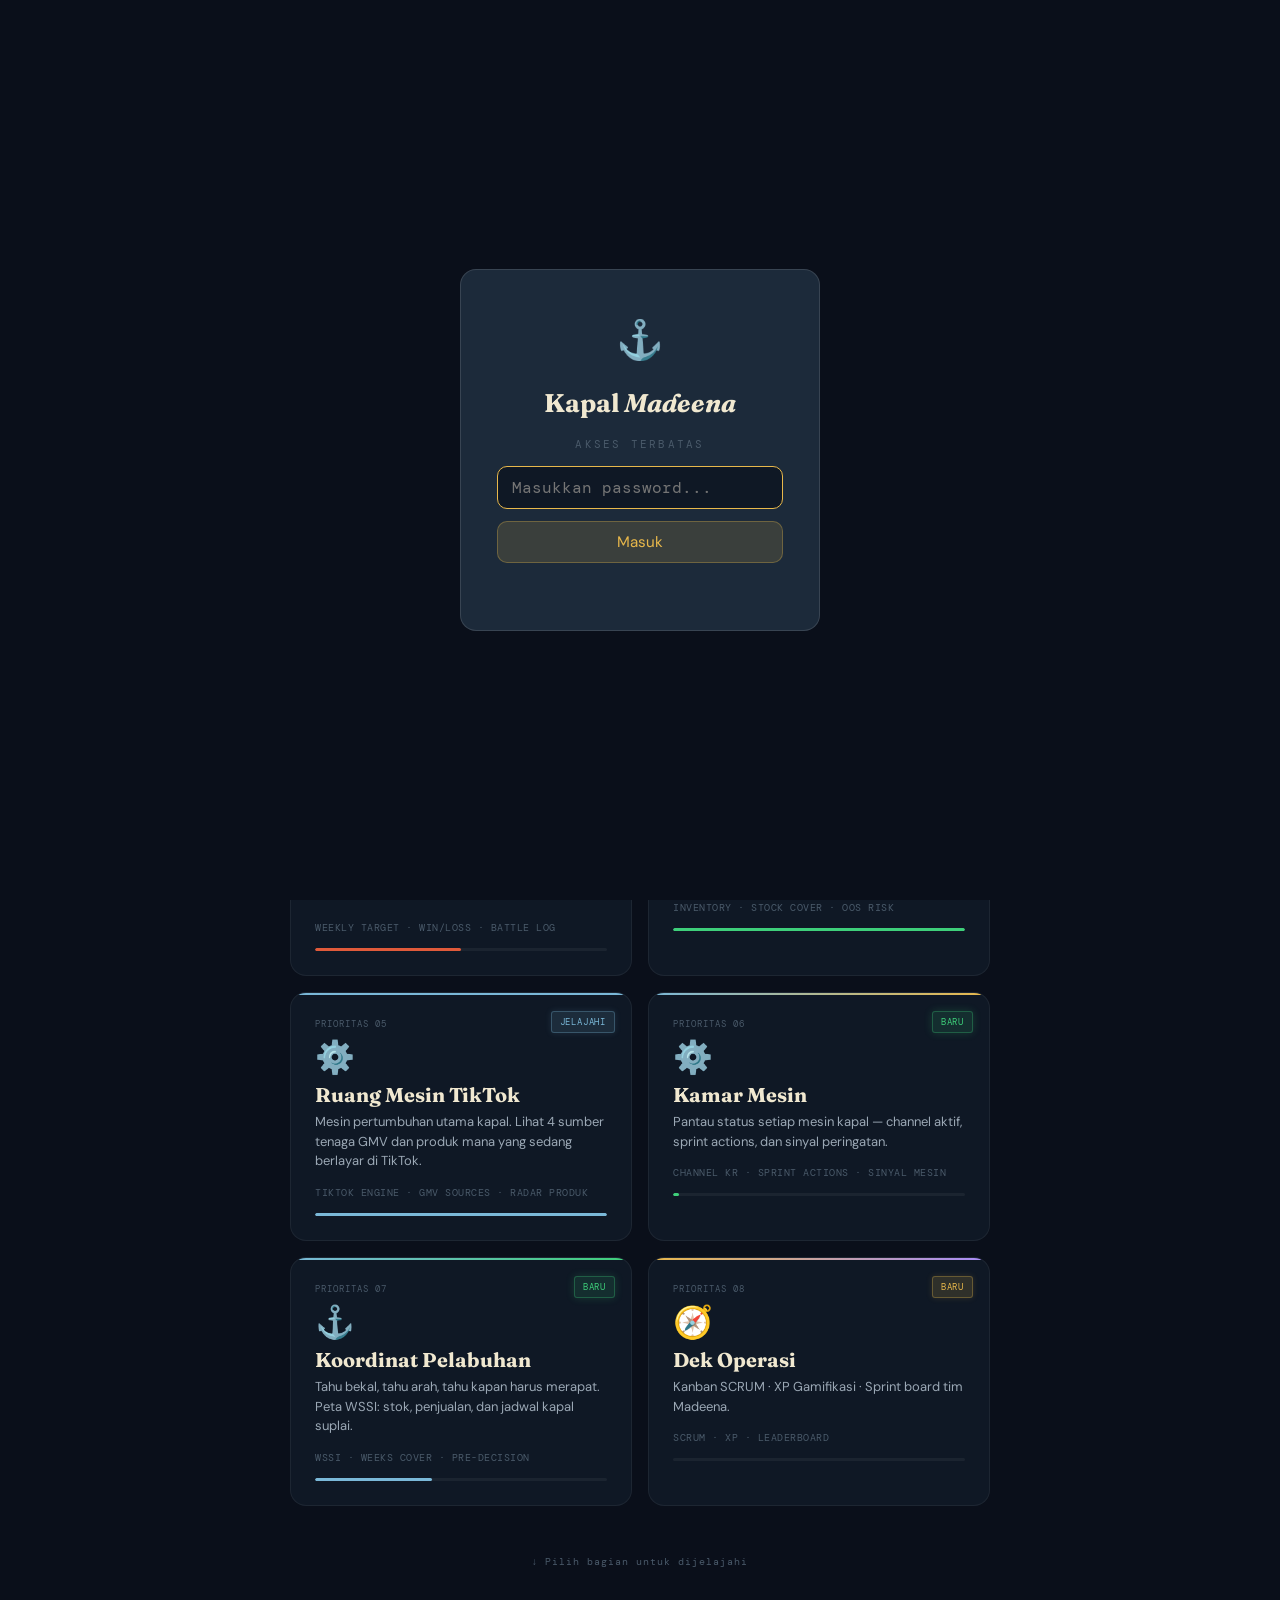
<file: index.html>
<!DOCTYPE html>
<html lang="id" data-theme="dark">
<head>
<meta charset="UTF-8">
<meta name="viewport" content="width=device-width, initial-scale=1.0">
<title>Kapal Madeena — Game Bisnis 2026</title>
<link rel="stylesheet" href="shared/style.css?v=2">
<script src="shared/dm-toggle.js"></script>
<script src="data/weekly.js"></script>
<script src="data/kr-config.js"></script>
<script src="data/kr-actual.js"></script>
<script src="data/wssi.js"></script>
<style>
/* INDEX-SPECIFIC */
.hero {
  min-height: 100vh;
  display: flex;
  flex-direction: column;
  align-items: center;
  justify-content: center;
  text-align: center;
  padding: 40px 24px;
  position: relative;
}

/* Ombak SVG dekoratif */
.ocean-bg {
  position: fixed;
  bottom: 0; left: 0; right: 0;
  height: 200px;
  z-index: 0;
  opacity: 0.15;
}

.hero-eyebrow {
  font-family: var(--font-mono);
  font-size: 11px;
  letter-spacing: 3px;
  color: var(--teks-redup);
  text-transform: uppercase;
  margin-bottom: 20px;
  display: flex;
  align-items: center;
  gap: 10px;
}
.hero-eyebrow::before,
.hero-eyebrow::after {
  content: '';
  width: 40px;
  height: 1px;
  background: var(--border-sedang);
}

.hero-title {
  font-family: var(--font-serif);
  font-size: clamp(36px, 6vw, 64px);
  font-weight: 700;
  color: var(--teks-primer);
  letter-spacing: -1.5px;
  line-height: 1.05;
  margin-bottom: 8px;
}
.hero-title em { font-style: italic; color: var(--emas); }

.hero-subtitle {
  font-family: var(--font-serif);
  font-size: clamp(18px, 3vw, 26px);
  font-weight: 300;
  font-style: italic;
  color: var(--teks-kedua);
  margin-bottom: 12px;
}

.hero-meta {
  font-family: var(--font-mono);
  font-size: 11px;
  color: var(--teks-redup);
  letter-spacing: 1px;
  margin-bottom: 48px;
}

/* Kompas navigasi */
.compass-nav {
  display: grid;
  grid-template-columns: repeat(2, 1fr);
  gap: 16px;
  max-width: 700px;
  width: 100%;
  margin: 0 auto 48px;
}

.nav-card {
  background: var(--laut-tengah);
  border: 1px solid var(--border-tipis);
  border-radius: var(--r-lg);
  padding: 24px;
  text-decoration: none;
  text-align: left;
  display: block;
  position: relative;
  overflow: hidden;
  transition: border-color 0.2s, transform 0.15s;
  cursor: pointer;
}
.nav-card::before {
  content: '';
  position: absolute;
  top: 0; left: 0; right: 0;
  height: 2px;
  transition: opacity 0.2s;
}
.nav-card:hover { transform: translateY(-2px); border-color: var(--border-sedang); }
.nav-card.prioritas-1::before { background: var(--emas); }
.nav-card.prioritas-2::before { background: var(--ungu); }
.nav-card.prioritas-3::before { background: var(--merah-badai); }
.nav-card.prioritas-4::before { background: var(--hijau-laut); }
.nav-card.prioritas-5::before { background: var(--langit); }
.nav-card.prioritas-6::before { background: linear-gradient(90deg, var(--langit), var(--emas)); }
.nav-card.prioritas-7::before { background: linear-gradient(90deg, var(--langit), var(--hijau-laut)); }
.nav-card.prioritas-8::before { background: linear-gradient(90deg, var(--emas), var(--ungu)); }

.nav-card-num {
  font-family: var(--font-mono);
  font-size: 9px;
  color: var(--teks-redup);
  letter-spacing: 1px;
  margin-bottom: 10px;
}
.nav-card-icon {
  font-size: 32px;
  margin-bottom: 10px;
  display: block;
  line-height: 1;
}
.nav-card-title {
  font-family: var(--font-serif);
  font-size: 20px;
  font-weight: 700;
  color: var(--teks-primer);
  margin-bottom: 5px;
  line-height: 1.2;
}
.nav-card-sub {
  font-size: 13px;
  color: var(--teks-kedua);
  margin-bottom: 14px;
  line-height: 1.5;
}
.nav-card-bisnis {
  font-family: var(--font-mono);
  font-size: 10px;
  color: var(--teks-redup);
  letter-spacing: 0.5px;
}
.nav-card-status {
  position: absolute;
  top: 16px; right: 16px;
}

/* Progress bar mini di nav card */
.nav-progress {
  margin-top: 12px;
  height: 3px;
  background: rgba(255,255,255,0.05);
  border-radius: 2px;
  overflow: hidden;
}
.nav-progress-fill {
  height: 100%;
  border-radius: 2px;
}

/* Stat strip bawah */
.stat-strip {
  display: flex;
  gap: 32px;
  justify-content: center;
  flex-wrap: wrap;
  margin-bottom: 32px;
}
.stat-item { text-align: center; }
.stat-val {
  font-family: var(--font-mono);
  font-size: 22px;
  font-weight: 500;
  color: var(--teks-primer);
  display: block;
}
.stat-val.c-emas   { color: var(--emas); }
.stat-val.c-hijau  { color: var(--hijau-laut); }
.stat-val.c-langit { color: var(--langit); }
.stat-lbl {
  font-family: var(--font-mono);
  font-size: 10px;
  color: var(--teks-redup);
  letter-spacing: 0.8px;
  text-transform: uppercase;
  margin-top: 3px;
  display: block;
}

/* Scroll prompt */
.scroll-hint {
  font-family: var(--font-mono);
  font-size: 10px;
  color: var(--teks-redup);
  letter-spacing: 1px;
  animation: pulse-emas 2s infinite;
}

/* Ocean wave SVG animation */
@keyframes waveMove { 0%{transform:translateX(0)} 100%{transform:translateX(-50%)} }
.wave-anim { animation: waveMove 4s linear infinite; }
.wave-anim-slow { animation: waveMove 6s linear infinite; }

/* ── STORM EFFECTS ── */
#storm-canvas {
  position: fixed;
  top: 0; left: 0;
  width: 100%; height: 100%;
  pointer-events: none;
  z-index: 1;
}

/* Storm overlay — langit gelap */
#storm-overlay {
  position: fixed;
  inset: 0;
  pointer-events: none;
  z-index: 0;
  background: radial-gradient(ellipse at 50% 0%, rgba(10,15,30,0.55) 0%, rgba(5,8,20,0.75) 100%);
}
html[data-theme="light"] #storm-overlay {
  background: radial-gradient(ellipse at 50% 0%, rgba(160,190,220,0.15) 0%, rgba(180,205,225,0.25) 100%);
}
html[data-theme="light"] #storm-canvas { opacity: 0.4; }

/* Kilat / lightning flash */
@keyframes lightning-flash {
  0%   { opacity: 0; }
  2%   { opacity: 0.85; }
  4%   { opacity: 0; }
  6%   { opacity: 0.6; }
  8%   { opacity: 0; }
  100% { opacity: 0; }
}
#lightning-el {
  position: fixed;
  inset: 0;
  background: rgba(160, 200, 255, 0.18);
  pointer-events: none;
  z-index: 2;
  opacity: 0;
}

/* Teks peringatan badai */
.storm-warning {
  display: inline-flex;
  align-items: center;
  gap: 8px;
  background: rgba(224, 90, 58, 0.12);
  border: 1px solid rgba(224, 90, 58, 0.35);
  border-radius: 6px;
  padding: 6px 14px;
  font-family: var(--font-mono);
  font-size: 10px;
  letter-spacing: 2px;
  color: #e05a3a;
  text-transform: uppercase;
  margin-bottom: 16px;
  animation: pulse-storm 2.5s ease-in-out infinite;
}
@keyframes pulse-storm {
  0%, 100% { opacity: 1; box-shadow: 0 0 0 0 rgba(224,90,58,0); }
  50%       { opacity: 0.7; box-shadow: 0 0 12px 2px rgba(224,90,58,0.25); }
}
.storm-dot {
  width: 6px; height: 6px;
  border-radius: 50%;
  background: #e05a3a;
  animation: blink-dot 1s step-end infinite;
}
@keyframes blink-dot { 0%,100%{opacity:1} 50%{opacity:0} }

/* ── Mobile index ── */
@media (max-width: 640px) {
  .hero { padding: 16px 16px 32px; min-height: unset; padding-top: calc(56px + 16px); }
  .hero-title { font-size: clamp(28px, 9vw, 44px); letter-spacing: -0.5px; }
  .hero-subtitle { font-size: clamp(15px, 4vw, 18px); }
  .hero-meta { margin-bottom: 20px; font-size: 10px; }
  .compass-nav { grid-template-columns: 1fr; max-width: 100%; gap: 10px; margin-bottom: 28px; }
  .nav-card { padding: 16px 18px; }
  .nav-card-title { font-size: 18px; }
  .nav-card-sub { font-size: 12px; margin-bottom: 10px; }
  .stat-strip {
    display: flex; flex-wrap: nowrap; overflow-x: auto;
    -webkit-overflow-scrolling: touch; justify-content: flex-start;
    gap: 0; padding: 0 2px 2px; scrollbar-width: none; margin-bottom: 20px;
  }
  .stat-strip::-webkit-scrollbar { display: none; }
  .stat-item { min-width: 120px; padding: 0 14px; flex-shrink: 0; }
  .stat-val { font-size: 18px; }
  .scroll-hint { margin-top: 12px; }
  .hero-eyebrow { margin-bottom: 12px; }
}

/* PASSWORD GATE */
#pg-overlay {
  position: fixed; inset: 0; z-index: 9999;
  background: var(--laut-dalam);
  display: flex; align-items: center; justify-content: center;
  transition: opacity 0.35s ease;
}
#pg-overlay.pg-fade-out { opacity: 0; pointer-events: none; }
#pg-card {
  background: var(--laut-surface);
  border: 1px solid var(--border-sedang);
  border-radius: var(--r-lg);
  padding: 40px 36px;
  width: 360px; max-width: 92vw;
  text-align: center;
  display: flex; flex-direction: column; gap: 12px;
}
#pg-icon { font-size: 2.4rem; }
#pg-title {
  font-family: var(--font-serif);
  font-size: 1.6rem;
  color: var(--teks-primer);
  margin: 0;
}
#pg-sub {
  font-family: var(--font-mono);
  font-size: 0.7rem;
  letter-spacing: 0.2em;
  color: var(--teks-redup);
  margin: 0;
}
#pg-input {
  background: var(--laut-tengah);
  border: 1px solid var(--border-sedang);
  border-radius: var(--r-md);
  color: var(--teks-primer);
  font-family: var(--font-mono);
  font-size: 1rem;
  padding: 10px 14px;
  width: 100%; box-sizing: border-box;
  outline: none;
  transition: border-color 0.2s;
}
#pg-input:focus { border-color: var(--emas); }
#pg-btn {
  background: var(--emas-redup);
  border: 1px solid var(--emas-border);
  border-radius: var(--r-md);
  color: var(--emas);
  font-family: var(--font-sans);
  font-size: 0.95rem;
  padding: 10px;
  cursor: pointer;
  transition: background 0.2s;
}
#pg-btn:hover { background: rgba(232,184,75,0.25); }
#pg-error {
  color: var(--merah-badai);
  font-family: var(--font-mono);
  font-size: 0.8rem;
  min-height: 1.2em;
  margin: 0;
}
@keyframes pg-shake {
  0%,100%{transform:translateX(0)} 20%,60%{transform:translateX(-8px)} 40%,80%{transform:translateX(8px)}
}
.pg-shake { animation: pg-shake 0.4s ease; }
</style>
</head>
<body>

<!-- PASSWORD GATE -->
<div id="pg-overlay">
  <div id="pg-card">
    <div id="pg-icon">⚓</div>
    <h1 id="pg-title">Kapal <em>Madeena</em></h1>
    <p id="pg-sub">AKSES TERBATAS</p>
    <input type="password" id="pg-input" placeholder="Masukkan password..." autocomplete="current-password">
    <button id="pg-btn">Masuk</button>
    <p id="pg-error"></p>
  </div>
</div>

<!-- Storm layers -->
<div id="storm-overlay"></div>
<canvas id="storm-canvas"></canvas>
<div id="lightning-el"></div>

<nav class="nav">
  <a href="index.html" class="nav-brand">⚓ Kapal <em>Madeena</em></a>
  <div style="display:flex;align-items:center;gap:10px">
    <div class="nav-links">
      <a href="index.html"            class="nav-link active">Peta</a>
      <a href="layers/01-voyage.html" class="nav-link">Pelayaran</a>
      <a href="layers/02-misi.html"   class="nav-link">Misi Awak</a>
      <a href="layers/03-ombak.html"  class="nav-link">Ombak Mingguan</a>
      <a href="layers/04-muatan.html" class="nav-link">Muatan</a>
      <a href="layers/05-tiktok.html" class="nav-link">Mesin TikTok</a>
      <a href="layers/06-kr-tracker.html" class="nav-link">Kamar Mesin</a>
      <a href="layers/07-pelabuhan.html" class="nav-link">Pelabuhan</a>
      <a href="layers/08-dek-operasi.html" class="nav-link">Dek Operasi<span class="nav-baru">BARU</span></a>
    </div>
    <button class="dm-toggle" id="dm-toggle" aria-label="Toggle dark/light mode">
      <span id="dm-icon">🌙</span>
      <div class="dm-pill"><div class="dm-dot"></div></div>
      <span id="dm-label">DARK</span>
    </button>
  </div>
</nav>

<!-- Ocean background -->
<svg class="ocean-bg" viewBox="0 0 1440 200" preserveAspectRatio="none" aria-hidden="true">
  <g class="wave-anim">
    <path d="M0,100 C180,60 360,140 540,100 C720,60 900,140 1080,100 C1260,60 1440,140 1620,100 C1800,60 1980,140 2160,100 C2340,60 2520,140 2700,100 C2880,60 2880,140 2880,100 L2880,200 L0,200 Z" fill="#7ab8d8" opacity="0.4"/>
  </g>
  <g class="wave-anim-slow">
    <path d="M0,130 C240,90 480,170 720,130 C960,90 1200,170 1440,130 C1680,90 1920,170 2160,130 C2400,90 2640,170 2880,130 L2880,200 L0,200 Z" fill="#3ecf7a" opacity="0.2"/>
  </g>
</svg>

<div class="hero">

  <div class="storm-warning"><span class="storm-dot"></span>⚠ SIAGA BADAI — KONDISI PELAYARAN KRITIS</div>
  <div class="hero-eyebrow">Tahun 2026</div>

  <h1 class="hero-title">Kapal <em>Madeena</em></h1>
  <p class="hero-subtitle">sedang berlayar menuju Pelabuhan 40 Milyar</p>
  <div class="hero-meta" id="hero-meta">Memuat data pelayaran...</div>

  <!-- Stat strip -->
  <div class="stat-strip" id="stat-strip"></div>

  <!-- Compass nav -->
  <div class="compass-nav" id="compass-nav"></div>

  <div class="scroll-hint">↓ Pilih bagian untuk dijelajahi</div>

</div>

<script>
const c = DATA.computed;
const m = DATA.meta;

// Format helpers
const fmtB  = v => v >= 1e9 ? `Rp ${(v/1e9).toFixed(2)}B` : `Rp ${Math.round(v/1e6)}jt`;
const fmtPct= v => `${Math.round(v*100)}%`;

// Hero meta
document.getElementById('hero-meta').textContent =
  `W${m.mingguTerakhir} / 52 · Data per ${m.tanggalUpdate} · OKR ${fmtB(m.okr)}`;

// Stat strip
const stats = [
  { val: fmtB(c.ytd),        cls: 'c-emas',  lbl: 'Jarak Ditempuh' },
  { val: fmtPct(c.pctTempuh),cls: 'c-langit', lbl: 'Menuju Pelabuhan' },
  { val: fmtB(c.runRate4W)+'/mgg', cls: '',   lbl: 'Kecepatan (4W)' },
  { val: fmtB(c.gap),        cls: 'c-redup',  lbl: 'Sisa Jarak' }
];
document.getElementById('stat-strip').innerHTML = stats.map(s =>
  `<div class="stat-item">
    <span class="stat-val ${s.cls}">${s.val}</span>
    <span class="stat-lbl">${s.lbl}</span>
  </div>`
).join('');

// Nav cards
const layers = [
  {
    href: 'layers/01-voyage.html',
    prioritas: 1,
    num: 'PRIORITAS 01',
    icon: '⚓',
    title: 'Peta Pelayaran',
    sub: 'Sejauh mana kapal sudah berlayar, seberapa kencang angin, dan kapan angin buritan berikutnya tiba.',
    bisnis: 'OKR TRACKER · GMV KUMULATIF · RUN-RATE',
    status: 'JELAJAHI',
    statusCls: 'badge-amber',
    prog: Math.round(c.pctTempuh * 100),
    progColor: '#e8b84b'
  },
  {
    href: 'layers/02-misi.html',
    prioritas: 2,
    num: 'PRIORITAS 02',
    icon: '🧭',
    title: 'Misi Awak',
    sub: 'Tiga misi yang sedang dijalankan awak. Setiap misi selesai menambah kecepatan kapal.',
    bisnis: 'INITIATIVES · QUEST BOARD · TEAM',
    status: 'JELAJAHI',
    statusCls: 'badge-amber',
    prog: Math.round(DATA.misiAwak.reduce((s,m)=>s+m.progres,0)/DATA.misiAwak.length),
    progColor: '#a78bfa'
  },
  {
    href: 'layers/03-ombak.html',
    prioritas: 3,
    num: 'PRIORITAS 03',
    icon: '🌊',
    title: 'Ombak Mingguan',
    sub: 'Setiap minggu ada ombak yang harus ditembus. Lihat rekam jejak kapal melawan ombak W1–W22.',
    bisnis: 'WEEKLY TARGET · WIN/LOSS · BATTLE LOG',
    status: 'JELAJAHI',
    statusCls: 'badge-langit',
    prog: Math.round(DATA.mingguanTotal.length / 52 * 100),
    progColor: '#e05a3a'
  },
  {
    href: 'layers/04-muatan.html',
    prioritas: 4,
    num: 'PRIORITAS 04',
    icon: '📦',
    title: 'Palka Muatan',
    sub: 'Status muatan tiap series. Kapal tidak bisa berlayar jauh kalau palka mulai kosong.',
    bisnis: 'INVENTORY · STOCK COVER · OOS RISK',
    status: 'JELAJAHI',
    statusCls: 'badge-hijau',
    prog: 100,
    progColor: '#3ecf7a'
  },
  {
    href: 'layers/05-tiktok.html',
    prioritas: 5,
    num: 'PRIORITAS 05',
    icon: '⚙️',
    title: 'Ruang Mesin TikTok',
    sub: 'Mesin pertumbuhan utama kapal. Lihat 4 sumber tenaga GMV dan produk mana yang sedang berlayar di TikTok.',
    bisnis: 'TIKTOK ENGINE · GMV SOURCES · RADAR PRODUK',
    status: 'JELAJAHI',
    statusCls: 'badge-langit',
    prog: 100,
    progColor: '#7ab8d8'
  },
  {
    href: 'layers/06-kr-tracker.html',
    prioritas: 6,
    num: 'PRIORITAS 06',
    icon: '⚙️',
    title: 'Kamar Mesin',
    sub: 'Pantau status setiap mesin kapal — channel aktif, sprint actions, dan sinyal peringatan.',
    bisnis: 'CHANNEL KR · SPRINT ACTIONS · SINYAL MESIN',
    status: 'BARU',
    statusCls: 'badge-hijau',
    prog: (() => {
      if (typeof krConfig === 'undefined' || typeof krActual === 'undefined') return 0;
      const vals = krConfig.channels.map(ch => {
        const t = ch.targetBulanan[krActual.bulanAktif] || 0;
        const a = krActual.data.find(
          r => r.channel === ch.dbName && r.bulan === krActual.bulanAktif && r.tahun === krActual.tahun
        );
        return t > 0 ? Math.min((a ? a.gmvNet : 0) / t, 1) : 0;
      });
      return Math.round(vals.reduce((s, v) => s + v, 0) / vals.length * 100);
    })(),
    progColor: '#3ecf7a'
  },
  {
    href: 'layers/07-pelabuhan.html',
    prioritas: 7,
    num: 'PRIORITAS 07',
    icon: '⚓',
    title: 'Koordinat Pelabuhan',
    sub: 'Tahu bekal, tahu arah, tahu kapan harus merapat. Peta WSSI: stok, penjualan, dan jadwal kapal suplai.',
    bisnis: 'WSSI · WEEKS COVER · PRE-DECISION',
    status: 'BARU',
    statusCls: 'badge-hijau',
    prog: (() => {
      if (typeof WSSI === 'undefined') return 0;
      const ok = WSSI.skus.filter(s => s.status !== 'darurat').length;
      return Math.round(ok / WSSI.skus.length * 100);
    })(),
    progColor: '#7ab8d8'
  },
  {
    href: 'layers/08-dek-operasi.html',
    prioritas: 8,
    num: 'PRIORITAS 08',
    icon: '🧭',
    title: 'Dek Operasi',
    sub: 'Kanban SCRUM · XP Gamifikasi · Sprint board tim Madeena.',
    bisnis: 'SCRUM · XP · LEADERBOARD',
    status: 'BARU',
    statusCls: 'badge-amber',
    prog: 0,
    progColor: 'var(--emas)'
  }
];

document.getElementById('compass-nav').innerHTML = layers.map(l =>
  `<a href="${l.href}" class="nav-card prioritas-${l.prioritas}" style="animation-delay:${(l.prioritas-1)*0.1}s">
    <div class="nav-card-num">${l.num}</div>
    <span class="nav-card-icon">${l.icon}</span>
    <div class="nav-card-title">${l.title}</div>
    <div class="nav-card-sub">${l.sub}</div>
    <div class="nav-card-bisnis">${l.bisnis}</div>
    <div class="nav-progress">
      <div class="nav-progress-fill" style="width:${l.prog}%;background:${l.progColor}"></div>
    </div>
    <div class="nav-card-status"><span class="badge ${l.statusCls}">${l.status}</span></div>
  </a>`
).join('');
</script>

<!-- ── STORM ENGINE ── -->
<script>
(function() {
  const canvas = document.getElementById('storm-canvas');
  const ctx    = canvas.getContext('2d');
  const lt     = document.getElementById('lightning-el');

  let W, H, drops = [], splashes = [];

  function resize() {
    W = canvas.width  = window.innerWidth;
    H = canvas.height = window.innerHeight;
  }
  window.addEventListener('resize', resize);
  resize();

  // Inisialisasi tetes hujan
  const DROP_COUNT = Math.min(window.innerWidth < 640 ? 160 : 320, 320);
  for (let i = 0; i < DROP_COUNT; i++) {
    drops.push(newDrop(true));
  }

  function newDrop(randomY) {
    const speed = 14 + Math.random() * 18;
    return {
      x:      Math.random() * W,
      y:      randomY ? Math.random() * H : -20,
      len:    18 + Math.random() * 28,
      speed:  speed,
      vx:     speed * 0.22,        // angin ke kanan
      alpha:  0.25 + Math.random() * 0.45,
      width:  0.7 + Math.random() * 0.8
    };
  }

  function newSplash(x, y) {
    return { x, y, r: 0, maxR: 3 + Math.random() * 5, alpha: 0.6, vr: 1.2 + Math.random() };
  }

  // Kilat timer
  function scheduleLightning() {
    const delay = 3000 + Math.random() * 9000;
    setTimeout(() => {
      triggerLightning();
      scheduleLightning();
    }, delay);
  }
  function triggerLightning() {
    lt.style.animation = 'none';
    lt.offsetHeight; // reflow
    const dur = (0.4 + Math.random() * 0.3).toFixed(2) + 's';
    lt.style.animation = `lightning-flash ${dur} ease-out forwards`;
  }
  scheduleLightning();

  // Ombak SVG lebih bergejolak — naikan opacity
  const oceanBg = document.querySelector('.ocean-bg');
  if (oceanBg) { oceanBg.style.opacity = '0.28'; }

  function draw() {
    ctx.clearRect(0, 0, W, H);

    // Gambar tetes
    drops.forEach((d, i) => {
      ctx.beginPath();
      ctx.moveTo(d.x, d.y);
      ctx.lineTo(d.x - d.vx * (d.len / d.speed), d.y - d.len);
      ctx.strokeStyle = `rgba(160, 210, 255, ${d.alpha})`;
      ctx.lineWidth   = d.width;
      ctx.stroke();

      // Update posisi
      d.x += d.vx;
      d.y += d.speed;

      // Reset kalau keluar layar
      if (d.y > H + 30 || d.x > W + 30) {
        // Cipratan saat menyentuh bawah
        if (d.y > H - 10 && d.y < H + 30) {
          splashes.push(newSplash(d.x, H));
        }
        drops[i] = newDrop(false);
      }
    });

    // Gambar cipratan
    splashes = splashes.filter(s => s.alpha > 0);
    splashes.forEach(s => {
      ctx.beginPath();
      ctx.arc(s.x, s.y, s.r, 0, Math.PI, true); // setengah lingkaran ke atas
      ctx.strokeStyle = `rgba(160, 210, 255, ${s.alpha})`;
      ctx.lineWidth   = 0.8;
      ctx.stroke();
      s.r     += s.vr;
      s.alpha -= 0.07;
    });

    requestAnimationFrame(draw);
  }

  draw();
})();
</script>

<!-- Bottom nav (mobile) -->
<nav class="bottom-nav" aria-label="Navigasi">
  <div class="bottom-nav-items">
    <a href="index.html"            class="bottom-nav-item active"><span class="bottom-nav-icon">🏠</span><span class="bottom-nav-lbl">Peta</span></a>
    <a href="layers/01-voyage.html" class="bottom-nav-item">       <span class="bottom-nav-icon">⚓</span><span class="bottom-nav-lbl">Pelayaran</span></a>
    <a href="layers/02-misi.html"   class="bottom-nav-item">       <span class="bottom-nav-icon">🧭</span><span class="bottom-nav-lbl">Misi</span></a>
    <a href="layers/03-ombak.html"  class="bottom-nav-item">       <span class="bottom-nav-icon">🌊</span><span class="bottom-nav-lbl">Ombak</span></a>
    <a href="layers/04-muatan.html" class="bottom-nav-item">       <span class="bottom-nav-icon">📦</span><span class="bottom-nav-lbl">Muatan</span></a>
    <a href="layers/05-tiktok.html" class="bottom-nav-item">       <span class="bottom-nav-icon">⚙️</span><span class="bottom-nav-lbl">Mesin</span></a>
    <a href="layers/06-kr-tracker.html" class="bottom-nav-item">    <span class="bottom-nav-icon">🔧</span><span class="bottom-nav-lbl">K.Mesin</span></a>
    <a href="layers/07-pelabuhan.html" class="bottom-nav-item">    <span class="bottom-nav-icon">⚓</span><span class="bottom-nav-lbl">Pelabuhan</span></a>
    <a href="layers/08-dek-operasi.html" class="bottom-nav-item"><span class="bottom-nav-icon">🧭</span><span class="bottom-nav-lbl">Dek Ops</span></a>
  </div>
</nav>

<script>
(function() {
  const HASH = '3c5893d547dd0b1366b596821f3d4c5e4e2ea0714e540ad157bebd0dae2bdab4';
  const KEY = 'madeena_auth';
  const overlay = document.getElementById('pg-overlay');
  const input   = document.getElementById('pg-input');
  const btn     = document.getElementById('pg-btn');
  const errEl   = document.getElementById('pg-error');

  if (sessionStorage.getItem(KEY)) { overlay.style.display = 'none'; return; }

  const FALLBACK = 'bismillah!';

  function onSuccess() {
    sessionStorage.setItem(KEY, '1');
    overlay.classList.add('pg-fade-out');
    setTimeout(() => overlay.style.display = 'none', 350);
  }

  function onFail() {
    errEl.textContent = 'Password salah. Coba lagi.';
    input.classList.add('pg-shake');
    input.value = '';
    setTimeout(() => input.classList.remove('pg-shake'), 500);
    setTimeout(() => input.focus(), 50);
  }

  async function tryLogin() {
    const val = input.value;
    if (crypto && crypto.subtle) {
      try {
        const buf = await crypto.subtle.digest('SHA-256', new TextEncoder().encode(val));
        const hash = Array.from(new Uint8Array(buf)).map(b => b.toString(16).padStart(2,'0')).join('');
        hash === HASH ? onSuccess() : onFail();
      } catch(e) {
        val === FALLBACK ? onSuccess() : onFail();
      }
    } else {
      val === FALLBACK ? onSuccess() : onFail();
    }
  }

  btn.addEventListener('click', tryLogin);
  input.addEventListener('keydown', e => { if (e.key === 'Enter') tryLogin(); });
  input.focus();
})();
</script>
</body>
</html>
</file>
<file: shared/style.css>
/* ═══════════════════════════════════════════════════
   KAPAL MADEENA — Shared Design System
   Import di setiap layer: <link rel="stylesheet" href="../shared/style.css">
   ═══════════════════════════════════════════════════ */

@import url('https://fonts.googleapis.com/css2?family=Fraunces:ital,opsz,wght@0,9..144,300;0,9..144,500;0,9..144,700;1,9..144,300;1,9..144,500&family=DM+Mono:wght@400;500&family=DM+Sans:wght@300;400;500&display=swap');

/* ── Tokens ── */
:root {
  /* Warna laut */
  --laut-dalam:   #0a0f1a;
  --laut-tengah:  #0f1825;
  --laut-tepi:    #162030;
  --laut-surface: #1c2a3a;
  --laut-muda:    #234258;

  /* Aksen */
  --emas:         #e8b84b;
  --emas-redup:   rgba(232,184,75,0.15);
  --emas-border:  rgba(232,184,75,0.3);
  --hijau-laut:   #3ecf7a;
  --hijau-redup:  rgba(62,207,122,0.12);
  --merah-badai:  #e05a3a;
  --merah-redup:  rgba(224,90,58,0.12);
  --langit:       #7ab8d8;
  --langit-redup: rgba(122,184,216,0.12);
  --ungu:         #a78bfa;

  /* Border */
  --border-tipis:  rgba(255,255,255,0.06);
  --border-sedang: rgba(255,255,255,0.12);
  --border-tebal:  rgba(255,255,255,0.2);

  /* Teks */
  --teks-primer:  #f0e8d0;
  --teks-kedua:   #9ba8b5;
  --teks-redup:   #4a5a6a;

  /* Font */
  --font-serif: 'Fraunces', Georgia, serif;
  --font-sans:  'DM Sans', sans-serif;
  --font-mono:  'DM Mono', monospace;

  /* Radius */
  --r-sm: 6px;
  --r-md: 10px;
  --r-lg: 16px;
}

/* ── Reset ── */
*, *::before, *::after { box-sizing: border-box; margin: 0; padding: 0; }

body {
  background: var(--laut-dalam);
  color: var(--teks-primer);
  font-family: var(--font-sans);
  font-size: 14px;
  line-height: 1.6;
  min-height: 100vh;
  overflow-x: hidden;
}

/* ── Atmosfer laut ── */
body::before {
  content: '';
  position: fixed; inset: 0;
  background:
    radial-gradient(ellipse at 20% 0%,   rgba(122,184,216,0.06) 0%, transparent 50%),
    radial-gradient(ellipse at 80% 100%, rgba(62,207,122,0.04)  0%, transparent 50%),
    radial-gradient(ellipse at 50% 50%,  rgba(10,15,26,0.8)     0%, transparent 80%);
  pointer-events: none;
  z-index: 0;
}

/* ── Shell ── */
.shell {
  max-width: 1200px;
  margin: 0 auto;
  padding: 28px 24px 80px;
  position: relative;
  z-index: 1;
}

/* ── Card ── */
.card {
  background: var(--laut-tengah);
  border: 1px solid var(--border-tipis);
  border-radius: var(--r-lg);
  padding: 20px 22px;
}
.card-sm {
  background: var(--laut-tepi);
  border: 1px solid var(--border-tipis);
  border-radius: var(--r-md);
  padding: 14px 16px;
}

/* ── Section label ── */
.section-lbl {
  font-family: var(--font-mono);
  font-size: 10px;
  letter-spacing: 2px;
  color: var(--teks-redup);
  text-transform: uppercase;
  margin-bottom: 12px;
  display: flex;
  align-items: center;
  gap: 10px;
}
.section-lbl::after {
  content: '';
  flex: 1;
  height: 1px;
  background: var(--border-tipis);
}

/* ── Nav bar (dipakai index + semua layer) ── */
.nav {
  display: flex;
  align-items: center;
  justify-content: space-between;
  padding: 14px 24px;
  background: rgba(10,15,26,0.9);
  border-bottom: 1px solid var(--border-tipis);
  position: sticky;
  top: 0;
  z-index: 100;
  backdrop-filter: blur(8px);
}
.nav-brand {
  font-family: var(--font-serif);
  font-size: 16px;
  font-weight: 700;
  color: var(--teks-primer);
  text-decoration: none;
  display: flex;
  align-items: center;
  gap: 8px;
}
.nav-brand em { font-style: italic; color: var(--emas); }
.nav-links { display: flex; gap: 4px; }
.nav-link {
  font-family: var(--font-mono);
  font-size: 10px;
  padding: 5px 12px;
  border-radius: var(--r-sm);
  text-decoration: none;
  color: var(--teks-kedua);
  letter-spacing: 0.5px;
  transition: background 0.15s, color 0.15s;
  border: 1px solid transparent;
}
.nav-link:hover  { background: var(--laut-surface); color: var(--teks-primer); }
.nav-link.active { background: var(--emas-redup); border-color: var(--emas-border); color: var(--emas); }
.nav-baru {
  display: inline-block;
  font-family: var(--font-mono);
  font-size: 7px;
  font-weight: 500;
  letter-spacing: 0.5px;
  background: var(--hijau-redup);
  border: 1px solid rgba(62,207,122,0.45);
  color: var(--hijau-laut);
  border-radius: 3px;
  padding: 1px 4px;
  margin-left: 5px;
  vertical-align: middle;
  line-height: 1;
}

/* ── Tombol ── */
.btn {
  display: inline-flex;
  align-items: center;
  gap: 6px;
  font-family: var(--font-mono);
  font-size: 11px;
  padding: 7px 14px;
  border-radius: var(--r-sm);
  border: 1px solid var(--border-sedang);
  background: transparent;
  color: var(--teks-kedua);
  cursor: pointer;
  letter-spacing: 0.5px;
  transition: all 0.15s;
  text-decoration: none;
}
.btn:hover { background: var(--laut-surface); color: var(--teks-primer); border-color: var(--border-tebal); }
.btn-emas  { background: var(--emas-redup); border-color: var(--emas-border); color: var(--emas); }
.btn-emas:hover { background: rgba(232,184,75,0.25); }

/* ── Badge ── */
.badge {
  font-family: var(--font-mono);
  font-size: 9px;
  padding: 3px 8px;
  border-radius: 3px;
  border: 1px solid;
  letter-spacing: 0.8px;
  text-transform: uppercase;
  white-space: nowrap;
  display: inline-block;
}
.badge-hijau  { background: var(--hijau-redup);  border-color: rgba(62,207,122,0.3);  color: var(--hijau-laut); }
.badge-merah  { background: var(--merah-redup);  border-color: rgba(224,90,58,0.3);   color: var(--merah-badai); }
.badge-amber  { background: var(--emas-redup);   border-color: var(--emas-border);    color: var(--emas); }
.badge-langit { background: var(--langit-redup); border-color: rgba(122,184,216,0.3); color: var(--langit); }

/* ── Avatar awak ── */
.avatar {
  width: 28px; height: 28px;
  border-radius: 50%;
  display: inline-flex;
  align-items: center;
  justify-content: center;
  font-family: var(--font-mono);
  font-size: 9px;
  font-weight: 500;
  border: 1px solid var(--border-sedang);
  background: var(--laut-surface);
  color: var(--teks-kedua);
  flex-shrink: 0;
}
.avatar.kapten    { border-color: var(--emas); color: var(--emas); }
.avatar.perhatian { border-color: var(--merah-badai); color: var(--merah-badai); }

/* ── Utility ── */
.mono  { font-family: var(--font-mono); }
.serif { font-family: var(--font-serif); }
.c-emas   { color: var(--emas); }
.c-hijau  { color: var(--hijau-laut); }
.c-merah  { color: var(--merah-badai); }
.c-langit { color: var(--langit); }
.c-redup  { color: var(--teks-kedua); }

/* ── Progress bar ── */
.progress-track {
  height: 6px;
  background: rgba(255,255,255,0.05);
  border-radius: 3px;
  overflow: hidden;
  border: 1px solid var(--border-tipis);
}
.progress-fill {
  height: 100%;
  border-radius: 3px;
  transition: width 1s ease;
}

/* ── Animasi gelombang (dekoratif) ── */
@keyframes wave { 0%,100%{transform:translateY(0)} 50%{transform:translateY(-3px)} }
@keyframes fadeUp { from{opacity:0;transform:translateY(8px)} to{opacity:1;transform:translateY(0)} }
@keyframes pulse-emas { 0%,100%{opacity:1} 50%{opacity:0.5} }
.animate-wave  { animation: wave 3s ease-in-out infinite; }
.animate-up    { animation: fadeUp 0.4s ease both; }
.pulse-emas    { animation: pulse-emas 1.4s ease-in-out infinite; }

/* ═══════════════════════════════════════════════════
   VISUAL UPGRADE + MOBILE — Kapal Madeena
   ═══════════════════════════════════════════════════ */

/* ── Extended keyframes ── */
@keyframes waveScroll    { 0%{transform:translateX(0)} 100%{transform:translateX(-50%)} }
@keyframes shipBob       { 0%,100%{transform:translateY(-60%)} 50%{transform:translateY(-72%)} }
@keyframes captainRing   { 0%,100%{box-shadow:0 0 0 2px var(--emas),0 0 0 4px rgba(232,184,75,0.18)} 50%{box-shadow:0 0 0 2px var(--emas),0 0 0 7px rgba(232,184,75,0.38),0 0 10px rgba(232,184,75,0.15)} }
@keyframes shimmerBorder { 0%,100%{box-shadow:0 0 0 1px rgba(232,184,75,0.2),0 0 0 rgba(232,184,75,0)} 50%{box-shadow:0 0 0 1px rgba(232,184,75,0.6),0 0 18px rgba(232,184,75,0.14)} }
@keyframes pulseRedBorder{ 0%,100%{box-shadow:0 0 0 1px rgba(224,90,58,0.3),0 0 0 rgba(224,90,58,0)} 50%{box-shadow:0 0 0 2px rgba(224,90,58,0.75),0 0 16px rgba(224,90,58,0.28)} }
@keyframes flashGreen    { 0%{background:var(--laut-tengah)} 35%{background:rgba(62,207,122,0.15)} 100%{background:var(--laut-tengah)} }
@keyframes shakeRed      { 0%,100%{transform:none} 16%{transform:translateX(-7px)} 33%{transform:translateX(7px)} 50%{transform:translateX(-4px)} 67%{transform:translateX(4px)} 83%{transform:translateX(-1px)} }
@keyframes slideInUp     { from{opacity:0;transform:translateY(20px)} to{opacity:1;transform:translateY(0)} }
@keyframes fillBar       { from{width:0 !important} }
@keyframes hpDrain       { from{width:100%} }
@keyframes liquidRise    { from{height:0} }
@keyframes routeGlow     { 0%,100%{box-shadow:0 0 5px 1px rgba(232,184,75,0.35)} 50%{box-shadow:0 0 12px 3px rgba(232,184,75,0.65),0 0 4px 1px rgba(122,184,216,0.35)} }

/* ── Shared wave animation classes ── */
.wave-anim      { animation: waveScroll  9s linear infinite; }
.wave-anim-slow { animation: waveScroll 15s linear infinite; }

/* ── Ocean wave background (shared) ── */
.ocean-bg {
  position: fixed;
  bottom: 0; left: 0; right: 0;
  height: 160px;
  z-index: 0;
  pointer-events: none;
}

/* ── Avatar captain ring animation ── */
.avatar.kapten { animation: captainRing 2.4s ease-in-out infinite; }

/* ── Badge subtle glow ── */
.badge-hijau  { box-shadow: 0 0 8px rgba(62,207,122,0.2); }
.badge-merah  { box-shadow: 0 0 8px rgba(224,90,58,0.2); }
.badge-amber  { box-shadow: 0 0 6px rgba(232,184,75,0.15); }
.badge-langit { box-shadow: 0 0 6px rgba(122,184,216,0.15); }

/* ── Card hover glow ── */
.card:hover { border-color: var(--border-sedang); box-shadow: 0 0 16px rgba(122,184,216,0.07); }

/* ── Arena effects ── */
.arena-card.flash-menang { animation: flashGreen 0.8s ease both; }
.arena-card.flash-kalah  { animation: shakeRed   0.55s ease both; }

/* ── Palka kritis pulse ── */
.palka-card.kritis-pulse { animation: pulseRedBorder 1.6s ease-in-out infinite; }

/* ── Misi card expanded shimmer ── */
.misi-card.expanded { animation: shimmerBorder 2.2s ease-in-out infinite; }

/* ── Detail panel slide-in ── */
.detail-panel.visible { animation: slideInUp 0.28s ease both; }

/* ── Route glow ── */
.rute-tempuh { animation: routeGlow 3s ease-in-out infinite; }

/* ── HP bar drain on render ── */
.hp-inner { animation: hpDrain 0.9s cubic-bezier(0.4,0,0.2,1) both; }

/* ── Progress fill load animation ── */
.misi-card .progress-fill { animation: fillBar 1.1s ease both; }

/* ── Liquid fill ── */
.palka-muatan-bar { animation: liquidRise 1.3s cubic-bezier(0.4,0,0.2,1) both; }

/* ── Bottom navigation ── */
.bottom-nav {
  display: none;
  position: fixed;
  bottom: 0; left: 0; right: 0;
  z-index: 500;
  background: rgba(10,15,26,0.96);
  backdrop-filter: blur(14px);
  -webkit-backdrop-filter: blur(14px);
  border-top: 1px solid var(--border-tipis);
  padding: 6px 0 calc(6px + env(safe-area-inset-bottom,0px));
}
.bottom-nav-items { display: flex; justify-content: space-around; align-items: center; }
.bottom-nav-item  {
  display: flex; flex-direction: column; align-items: center; gap: 3px;
  text-decoration: none; padding: 6px 10px;
  min-width: 44px; min-height: 48px; justify-content: center;
  -webkit-tap-highlight-color: transparent;
  border-radius: var(--r-sm);
  transition: background 0.12s;
}
.bottom-nav-item:active { background: rgba(255,255,255,0.06); }
.bottom-nav-icon { font-size: 20px; line-height: 1; display: block; }
.bottom-nav-lbl  { font-family: var(--font-mono); font-size: 9px; color: var(--teks-redup); letter-spacing: 0.2px; }
.bottom-nav-item.active .bottom-nav-lbl  { color: var(--emas); }
.bottom-nav-item.active .bottom-nav-icon { filter: drop-shadow(0 0 5px rgba(232,184,75,0.55)); }

/* ── Global touch ── */
a, button, [onclick], .btn, .nav-link, .nav-card, .misi-card,
.log-row, .palka-card, .toggle-btn, .target-sel {
  -webkit-tap-highlight-color: transparent;
}
.btn, .toggle-btn, select, button { touch-action: manipulation; }

/* ── Horizontal snap scroll utility ── */
.scroll-snap-x {
  display: flex; overflow-x: auto; gap: 12px;
  scroll-snap-type: x mandatory; -webkit-overflow-scrolling: touch;
  scrollbar-width: none; -ms-overflow-style: none; padding-bottom: 2px;
}
.scroll-snap-x::-webkit-scrollbar { display: none; }
.scroll-snap-x > * { scroll-snap-align: start; flex-shrink: 0; }

/* ── Mobile layout (≤640px) ── */
@media (max-width: 640px) {
  .bottom-nav { display: block; }
  .nav-links  { display: none; }
  .nav { padding: 10px 16px; }
  .shell { padding: 20px 14px 96px; }
  .card  { padding: 14px; }
  .card-sm { padding: 10px 12px; }
  .btn { min-height: 44px; padding: 10px 14px; font-size: 12px; }
  .section-lbl { font-size: 9px; letter-spacing: 1.5px; }
}

/* ── Reduced motion — override everything ── */
@media (prefers-reduced-motion: reduce) {
  .wave-anim, .wave-anim-slow,
  .avatar.kapten,
  .misi-card.expanded,
  .palka-card.kritis-pulse,
  .rute-tempuh,
  .hp-inner,
  .misi-card .progress-fill,
  .palka-muatan-bar {
    animation: none !important;
  }
  .avatar.kapten { box-shadow: 0 0 0 2px var(--emas); }
  .detail-panel.visible { animation: none !important; }
  .arena-card.flash-menang, .arena-card.flash-kalah { animation: none !important; }
  * { transition-duration: 0.01ms !important; }
}

/* ── Light mode token overrides ── */
html[data-theme="light"] {
  --laut-dalam:    #edf2f7;
  --laut-tengah:   #ffffff;
  --laut-tepi:     #f5f8fb;
  --laut-surface:  #e8edf5;
  --laut-muda:     #dce6f0;
  --teks-primer:   #1a2a3a;
  --teks-kedua:    #4a5a6a;
  --teks-redup:    #8a9aaa;
  --border-tipis:  rgba(0,0,0,0.08);
  --border-sedang: rgba(0,0,0,0.14);
  --border-tebal:  rgba(0,0,0,0.22);
}
html[data-theme="light"] body::before { opacity: 0.25; }
html[data-theme="light"] .nav        { background: rgba(237,242,247,0.96); }
html[data-theme="light"] .bottom-nav { background: rgba(237,242,247,0.98); border-top-color: rgba(0,0,0,0.08); }

/* ── Dark mode toggle component ── */
.dm-toggle {
  display: flex; align-items: center; gap: 7px;
  font-family: var(--font-mono); font-size: 10px; color: var(--teks-kedua);
  background: var(--laut-tepi); border: 1px solid var(--border-sedang);
  border-radius: 20px; padding: 5px 10px; cursor: pointer;
  transition: border-color 0.2s, background 0.2s; user-select: none;
  flex-shrink: 0;
}
.dm-toggle:hover { border-color: var(--emas-border); background: var(--laut-surface); }
.dm-pill {
  width: 30px; height: 17px; border-radius: 9px;
  background: var(--laut-surface); border: 1px solid var(--border-sedang);
  position: relative; transition: background 0.3s; flex-shrink: 0;
}
html[data-theme="light"] .dm-pill { background: var(--emas-redup); border-color: var(--emas-border); }
.dm-dot {
  position: absolute; top: 2px; left: 2px;
  width: 11px; height: 11px; border-radius: 50%;
  background: var(--emas); transition: transform 0.3s;
}
html[data-theme="light"] .dm-dot { transform: translateX(13px); }
</file>
